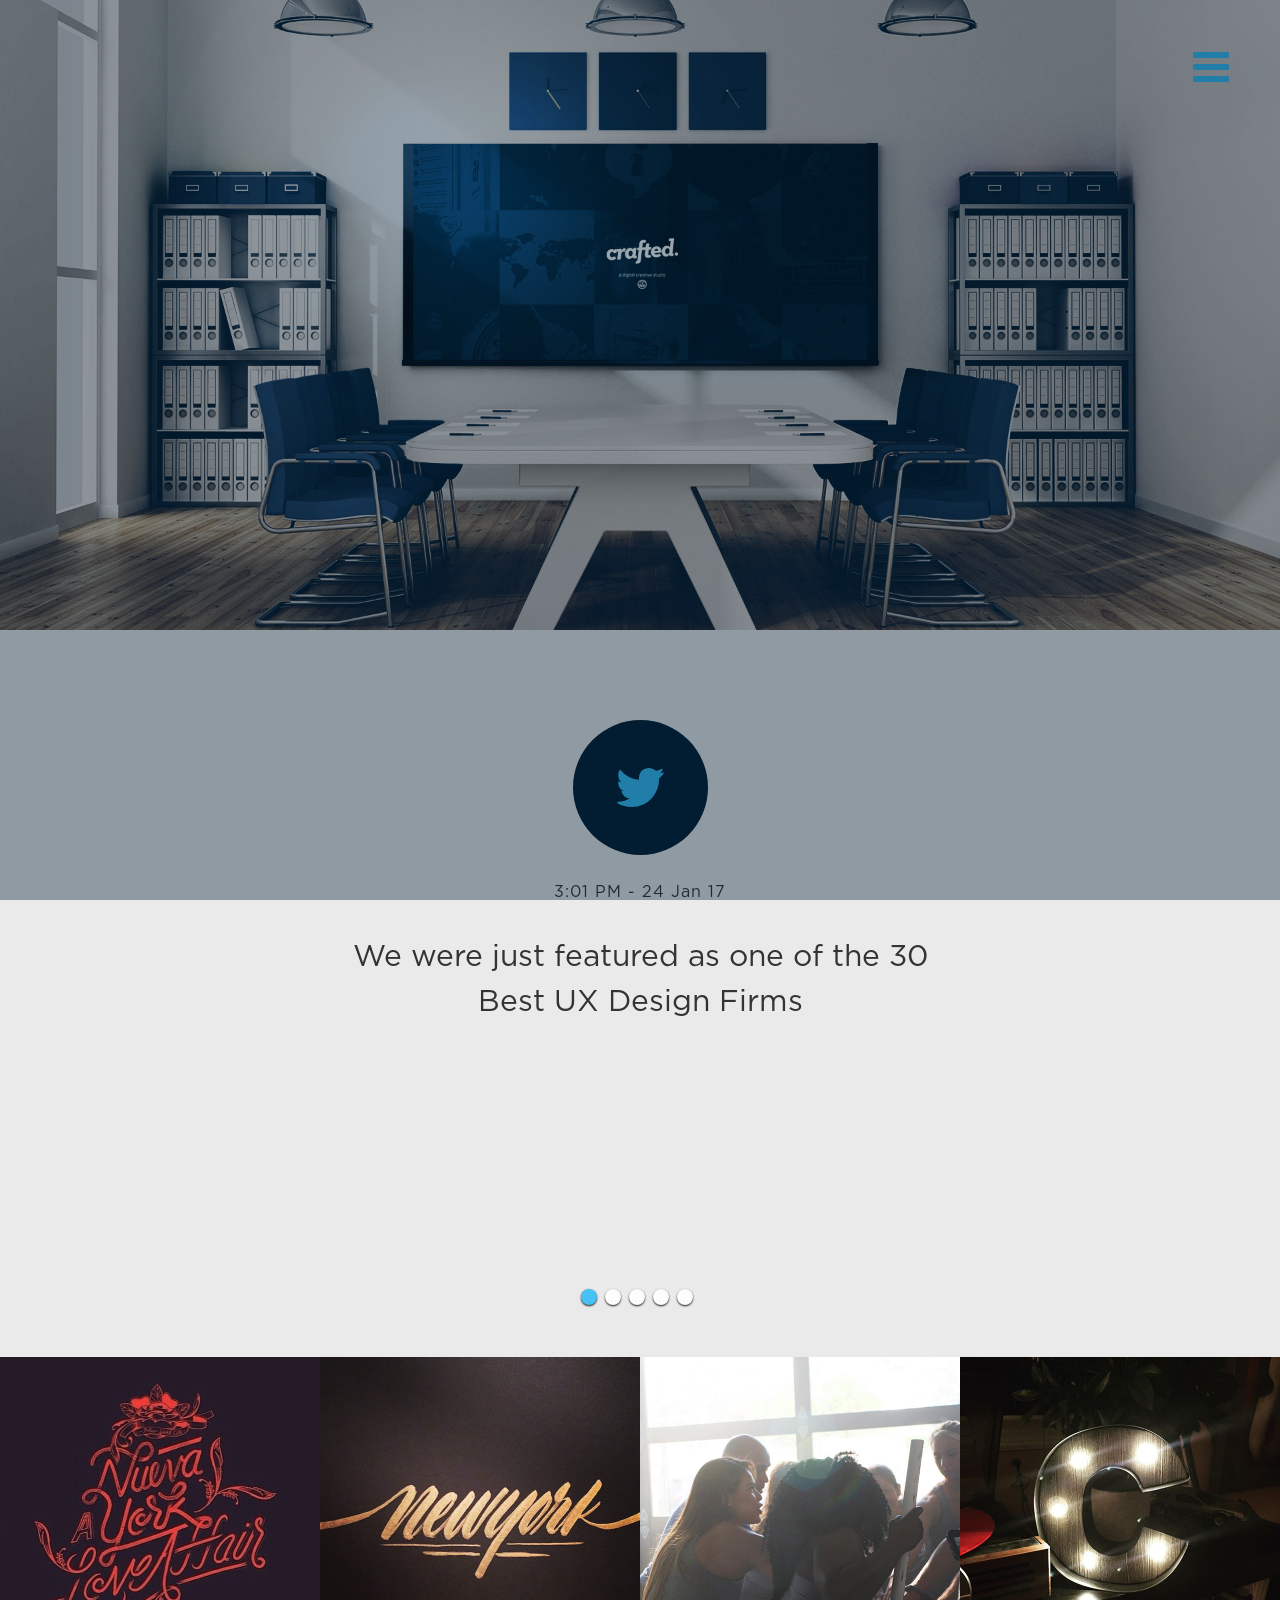
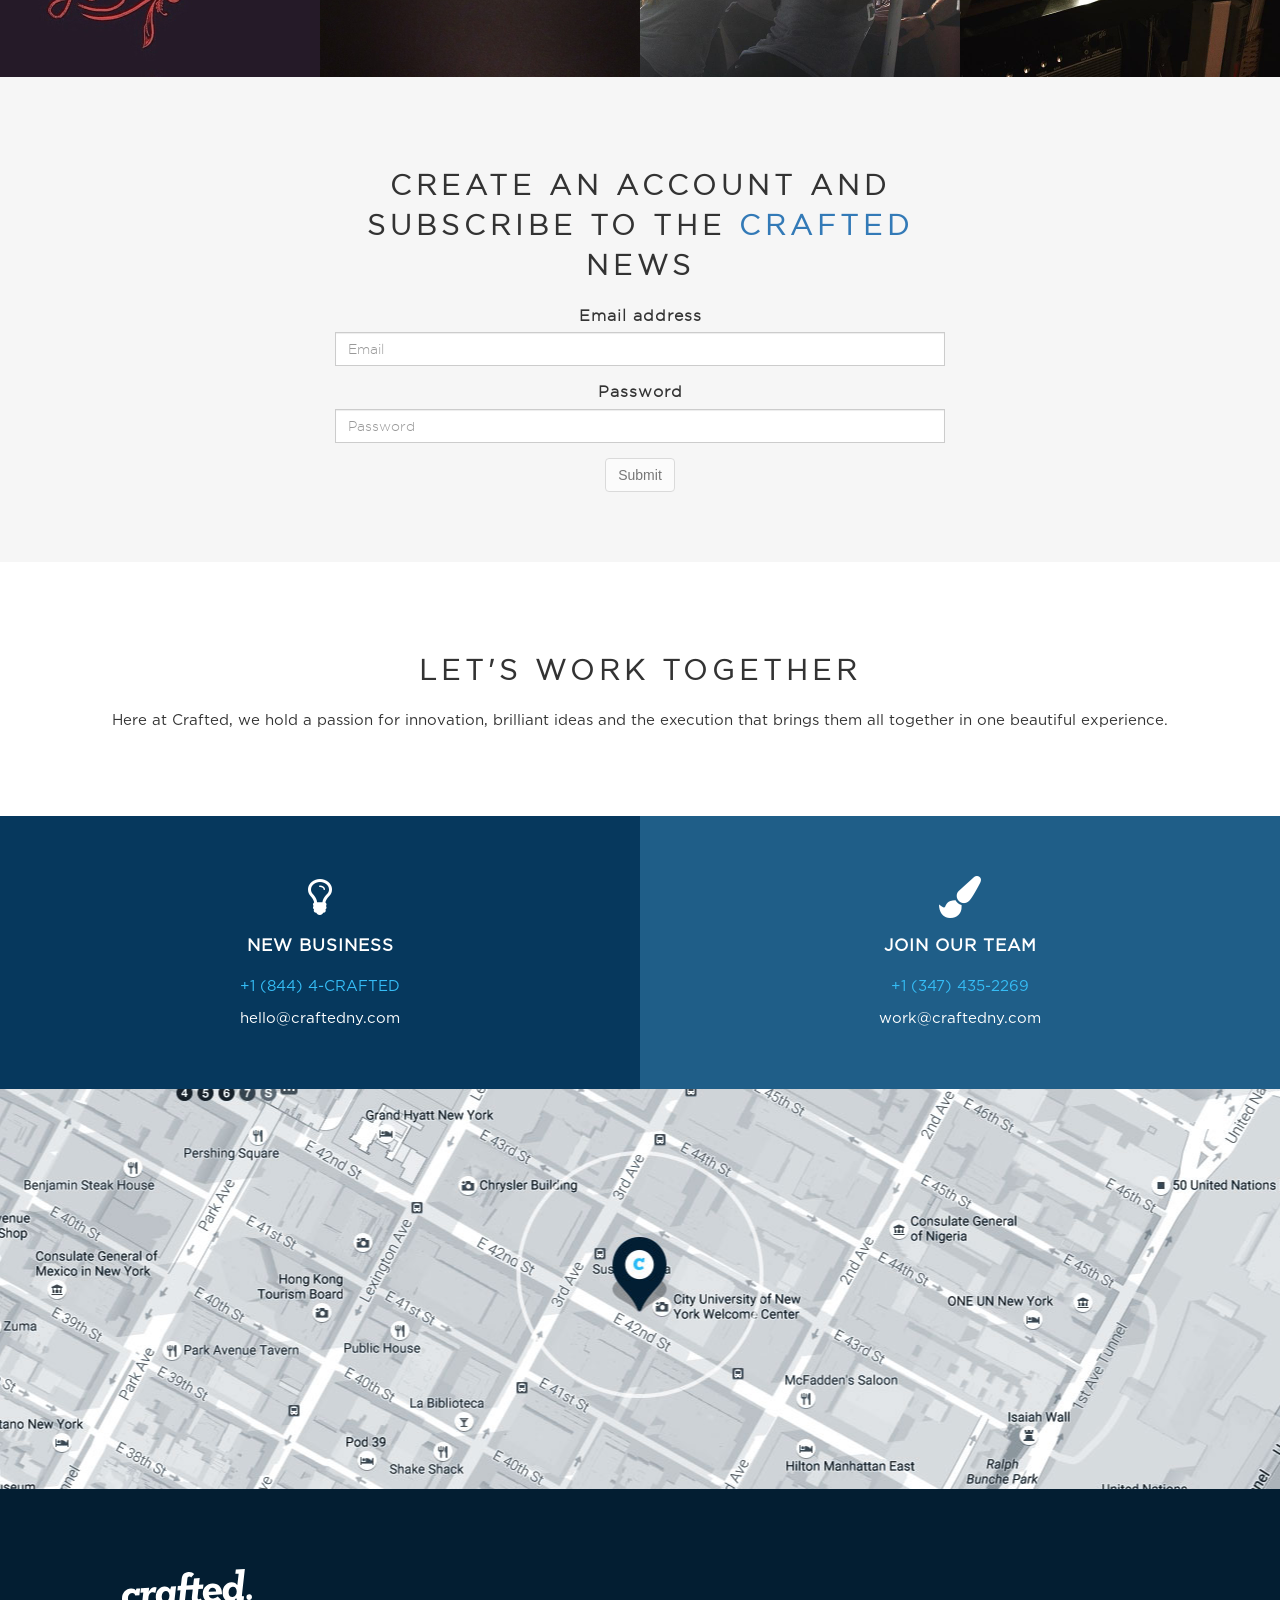
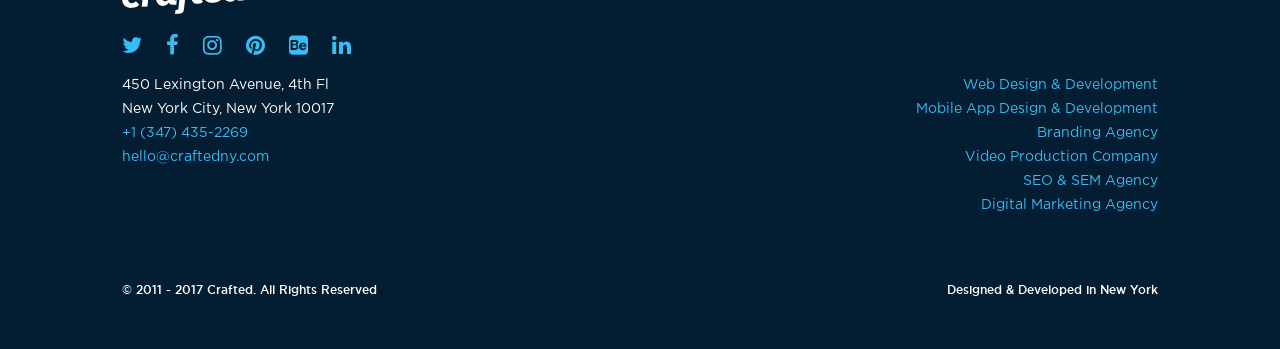
<file: contact.html>
<!DOCTYPE html>
<html lang="en">
  <head>
    <meta charset="utf-8">
    <meta http-equiv="X-UA-Compatible" content="IE=edge">
    <meta name="viewport" content="width=device-width, initial-scale=1">
    <title>crafted</title>
    <link href="css/crafted.css" rel="stylesheet">
    <link rel="shortcut icon" href="./img/favicon.ico?v=2" type="image/x-icon">
    <script src="https://ajax.googleapis.com/ajax/libs/jquery/3.1.0/jquery.min.js"></script>
    <script src="js/crafted.js"></script>
  </head>
  <body>
    <div id="page-preloader">
      <span class="animated-logo wow bounceOut" data-wow-duration="1.2s"></span>
    </div>
    <div>
      <button class="menu-burger">
        <i class="fa fa-bars fa-3x burger-icon" aria-hidden="true"></i>
      </button>
      <button class="menu-burger">
        <i class="fa fa-times fa-3x close-icon" aria-hidden="true"></i>
      </button>
    </div>
    <section class="container-fluid menu">
      <div class="row">
        <div class="col-lg-12 col-md-12 col-sm-12 col-xs-12">
          <ul class="menu-list">
            <li class="menu-item">
              <a alt="web-app-design-development" href="./crafted.html">Home</a>
            </li>
            <li class="menu-item">
              <a alt="website-design-mobile-app-development-agency-nyc-portfolio" href="https://www.craftedny.com/website-design-mobile-app-development-agency-nyc-portfolio/">Work</a>
            </li>
            <li class="menu-item">
              <a alt="digital-marketing-agency-nyc" href="https://www.craftedny.com/digital-marketing-agency-nyc/">Services</a>
            </li>
            <li class="menu-item">
              <a alt="digital-marketing-agency-new-york-city" href="./about.html">About</a>
            </li>
            <li class="menu-item">
              <a alt="digital-marketing-creative-agency-nyc" href="./contact.html">Contact</a>
            </li>
          </ul>
        </div>
      </div>
    </section>
    <section class="container-fluid contact-home">
    </section>
    <section class="container-fluid slider-container">
      <div class="row myrow">
        <div class="col-lg-6 col-lg-offset-3 col-md-6 col-md-offset-3 col-sm-8 col-sm-offset-2 col-xs-12">
          <div class="slider">
            <ul>

            </ul>
          </div>
        </div>
      </div>
    </section>
    <section class="container-fluid insta-photo">
      <div class="row myrow">
        <div class="col-lg-12 col-md-12 col-sm-12 col-xs-12 insta-photo_padding">
          <div class="col-lg-3 col-md-3 col-sm-6 col-sm-offset-0 col-xs-12 col-xs-offset-0 projects-img wow fadeInUp" >
            <img src="./img/11008271_926302490743640_186502589_n.jpg" alt="website-design-agency-nyc-new-york-times">
          </div>
          <div class="col-lg-3 col-md-3 col-sm-6 col-sm-offset-0 col-xs-12 col-xs-offset-0 projects-img wow fadeInUp" data-wow-delay="0.1s">
            <img src="./img/10549918_409240315916397_148269305_n.jpg" alt="website-design-agency-nyc-new-york-times">
          </div>
          <div class="col-lg-3 col-md-3 col-sm-6 col-sm-offset-0 col-xs-12 col-xs-offset-0 projects-img wow fadeInUp" data-wow-delay="0.2s">
            <img src="./img/13381061_1628062424188028_755214603_n.jpg" alt="website-design-agency-nyc-new-york-times">
          </div>             
          <div class="col-lg-3 col-md-3 col-sm-6 col-sm-offset-0 col-xs-12 col-xs-offset-0 projects-img wow fadeInUp" data-wow-delay="0.1s">
            <img src="./img/14540579_1164268126977161_544792047169568768_n.jpg" alt="website-design-agency-nyc-new-york-times">
          </div>
        </div>            
      </div>
    </section>


    <section class="container-fluid subscribe">
      <div class="row myrow">
        <div class="col-lg-6 col-lg-offset-3 col-md-6 col-md-offset-3 col-sm-8 col-sm-offset-2 col-xs-8 col-xs-offset-2">
          <h1>create an account and Subscribe to the <a href="./crafted.html">CRAFTED</a> News</h1>
          <form>
            <div class="form-group">
              <label for="exampleInputEmail1">Email address</label>
              <input type="email" class="form-control" id="email1" placeholder="Email">
            </div>
            <div class="form-group">
              <label for="exampleInputPassword1">Password</label>
              <input type="text" class="form-control" id="pass1" placeholder="Password">
            </div>
            <button type="submit" class="btn btn-default" disabled>Submit</button>
          </form>
        <!-- Modal -->
          <div class="modal fade" id="myModal" tabindex="-1" role="dialog" aria-labelledby="myModalLabel">
            <div class="modal-dialog" role="document">
              <div class="modal-content">
                <div class="modal-header">
                  <button type="button" class="close" data-dismiss="modal" aria-label="Close">
                    <span aria-hidden="true">&times;</span>
                  </button>
                  <h4 class="modal-title" id="myModalLabel">Creating your account:</h4>
                </div>
                <div class="modal-body" id="send-res">
                </div>
                <div class="modal-footer">
                  <button type="button" class="btn btn-default" data-dismiss="modal">Close</button>
                </div>
              </div>
            </div>
          </div>
      </div>
    </section>


    <section class="container-fluid work-together">
      <div class="row myrow">
        <div class="col-lg-12 col-md-12 col-sm-12 col-xs-12">
          <h1>Let's Work Together</h1>
          <p>Here at Crafted, we hold a passion for innovation, brilliant ideas and the execution that brings them all together in one beautiful experience.</p>
      </div>
    </section>
    <section class="container-fluid contact">
      <div class="row">
        <div class="col-lg-6 col-md-6 col-sm-12 col-xs-12 contact_padding wow fadeIn">
          <div class="for-business">
            <i class="fa fa-lightbulb-o fa-3x" aria-hidden="true"></i>
            <h3>New Business</h3>
            <a href="tel://18444272383">+1 (844) 4-CRAFTED</a>
            <a class="email-contact" href="mailto:hello@craftedny.com?subject=Let's Work Together">hello@craftedny.com</a>
          </div>
        </div>
        <div class="col-lg-6 col-md-6 col-sm-12 col-xs-12 contact_padding wow fadeIn">
          <div class="for-team">
            <i class="fa fa-paint-brush fa-3x" aria-hidden="true"></i>
            <h3>Join Our Team</h3>
            <a href="tel://13474352269">+1 (347) 435-2269</a>
            <a class="email-contact" href="mailto:work@craftedny.com?subject=Work at Crafted">work@craftedny.com</a>
          </div>
        </div>
        <div class="col-lg-12 col-md-12 col-sm-12 col-xs-12 contact_padding">
          <a href="https://www.google.com/maps/place/Crafted/@40.7507837,-73.9736995,15z/data=!4m5!3m4!1s0x0:0x3561faf1a5bf212!8m2!3d40.7507837!4d-73.9736995" target="_blank">
            <div class="map"></div>
          </a>
        </div>
      </div>
    </section>
    <footer class="container-fluid">
      <div class="row">
        <div class="col-lg-10 col-lg-offset-1 col-md-10 col-md-offset-1 col-sm-10 col-sm-offset-1 col-xs-12">
          <div class="row">
            <div class="col-lg-12 col-md-12 col-sm-12 col-xs-12">
              <a href="#">
                <img alt="web-app-design-development" src="./img/crafted_logo.svg" class="footer-logo">
              </a>
            </div>
          </div> 
          <div class="row">
            <div class="col-lg-12 col-md-12 col-sm-12 col-xs-12 social-links">
              <a alt="web-app-design-development" href="http://www.twitter.com/craftedny" target="_blank">
                <i class="fa fa-twitter fa-2x"></i>
              </a>
              <a alt="web-app-design-development" href="https://www.facebook.com/craftedny" target="_blank">
                <i class="fa fa-facebook fa-2x"></i>
              </a>
              <a alt="web-app-design-development" href="http://www.instagram.com/craftedny" target="_blank">
                <i class="fa fa-instagram fa-2x"></i>
              </a>
              <a alt="web-app-design-development" href="https://www.pinterest.com/craftedny/" target="_blank">
                <i class="fa fa-pinterest fa-2x"></i>
              </a>
              <a alt="web-app-design-development" href="https://www.behance.net/crafted_ny" target="_blank">
                <i class="fa fa-behance-square fa-2x"></i>
              </a>
              <a alt="web-app-design-development" href="https://www.linkedin.com/company/crafted-ny" target="_blank">
                <i class="fa fa-linkedin fa-2x"></i>
              </a>
            </div>
          </div> 
          <div class="row">
            <div class="col-lg-6 col-md-6 col-sm-6 col-xs-12">
              <ul>
                <li>450 Lexington Avenue, 4th Fl</li>
                <li>New York City, New York 10017</li>
                <li><a href="tel://347-435-2269">+1 (347) 435-2269</a></li>
                <li><a href="mailto:hello@craftedny.com?subject=Let's Work Together">hello@craftedny.com</a></li>
              </ul>
            </div>
            <div class="col-lg-6 col-md-6 col-sm-6 col-xs-12 footer-col-right">
              <ul>
                <li>
                  <a alt="website-design-and-development-agency-new-york-city" href="/website-design-and-development-agency-new-york-city/">Web Design &amp; Development</a>
                </li>
                <li>
                  <a alt="mobile-app-design-development-nyc" href="/mobile-app-design-development-nyc">Mobile App Design &amp; Development</a>
                </li>
                <li>
                  <a alt="branding-agency-new-york-city" href="/branding-agency-new-york-city/">Branding Agency</a>
                </li>
                <li>
                  <a alt="video-production-company-new-york-city" href="/video-production-company-new-york-city/">Video Production Company</a>
                </li>
                <li>
                  <a alt="seo-agency-company-nyc" href="/seo-agency-company-nyc">SEO &amp; SEM Agency</a>
                </li>
                <li>
                  <a alt="digital-marketing-agency-nyc" href="/digital-marketing-agency-nyc">Digital Marketing Agency</a>
                </li>
              </ul>
            </div>
          </div>
          <div class="row">
            <div class="col-lg-6 col-md-6 col-sm-6 col-xs-12">
              <p>© 2011 - 2017 Crafted. All Rights Reserved</p>
            </div>
            <div class="col-lg-6 col-md-6 col-sm-6 col-xs-12 footer-col-right">
              <p>Designed & Developed in New York</p>
            </div>
          </div>
        </div>
      </div>
    </footer>

    <!-- jQuery (necessary for Bootstrap's JavaScript plugins) -->
    <script src="https://ajax.googleapis.com/ajax/libs/jquery/1.12.4/jquery.min.js"></script>
    <!-- Include all compiled plugins (below), or include individual files as needed -->
    <script type="text/javascript" src="js/bootstrap.min.js"></script>
    <script type="text/javascript" src="js/wow.min.js"></script>

  </body>
</html>
</file>
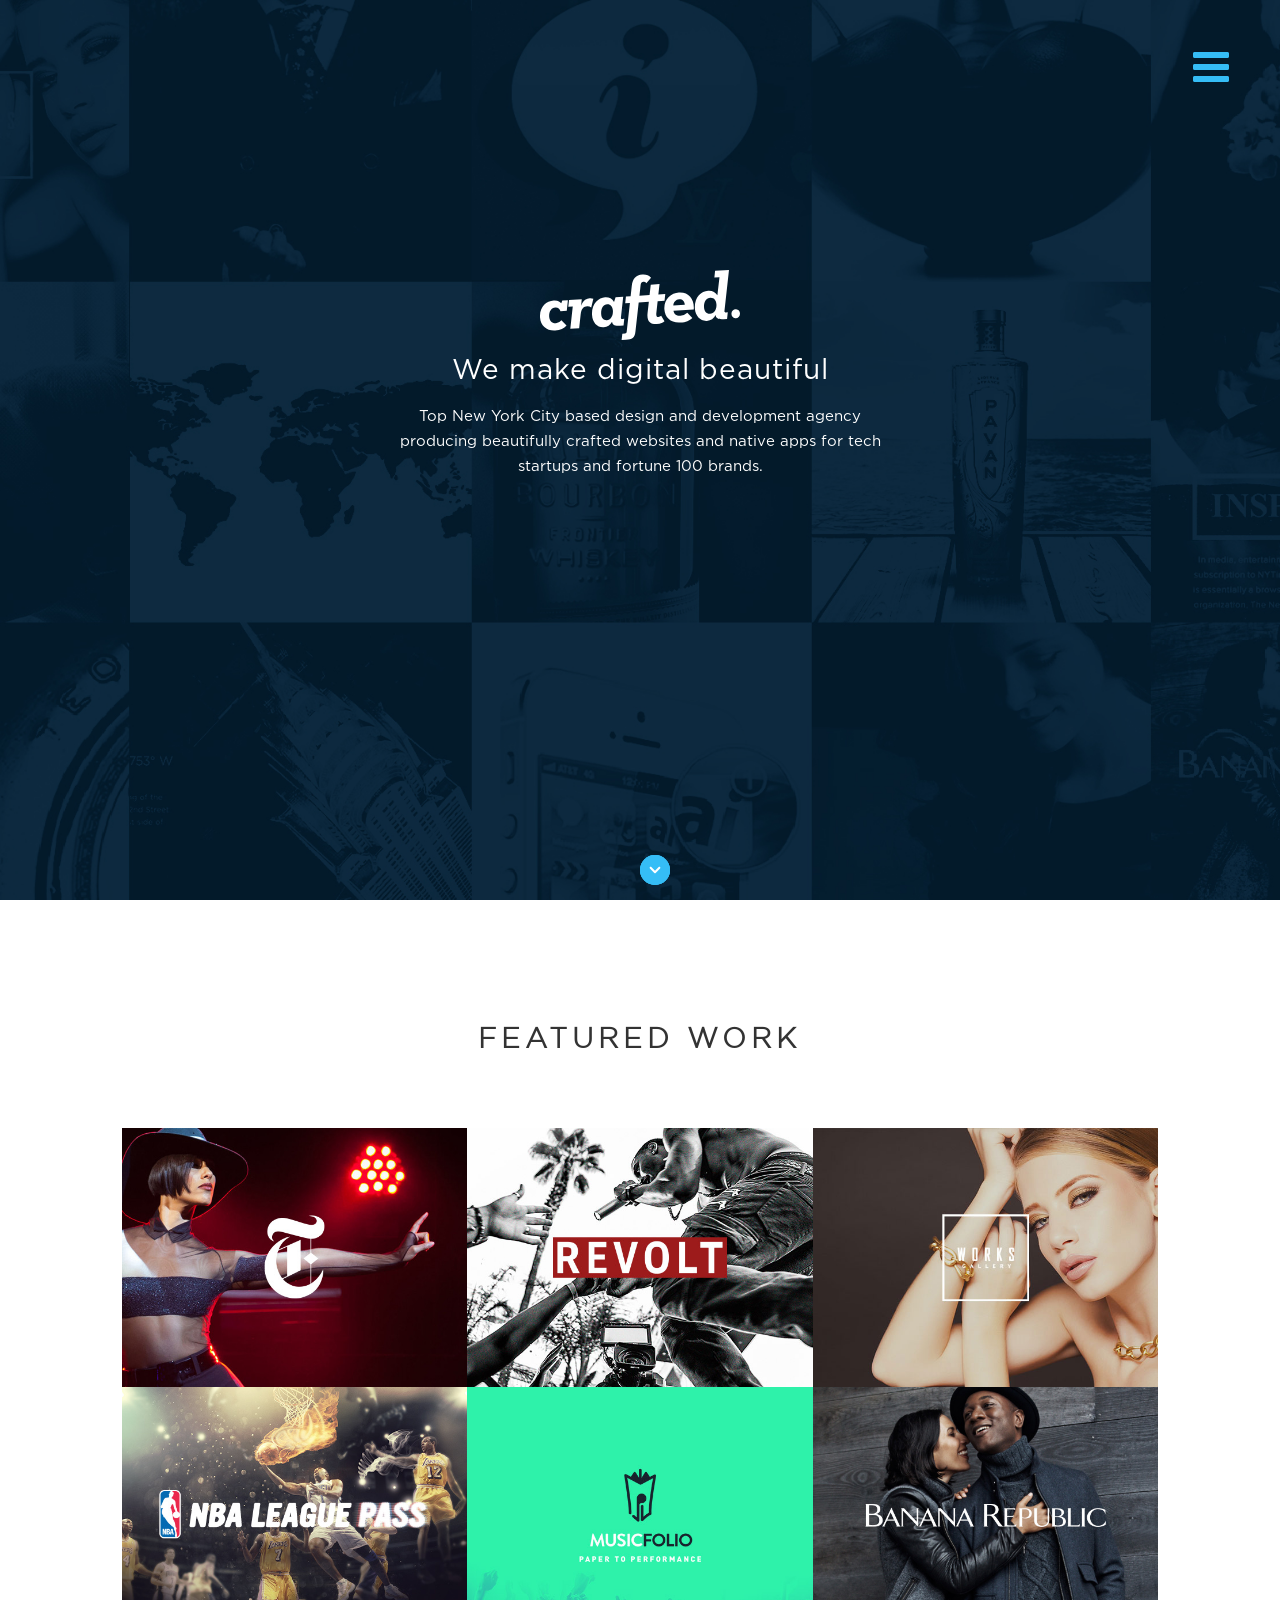
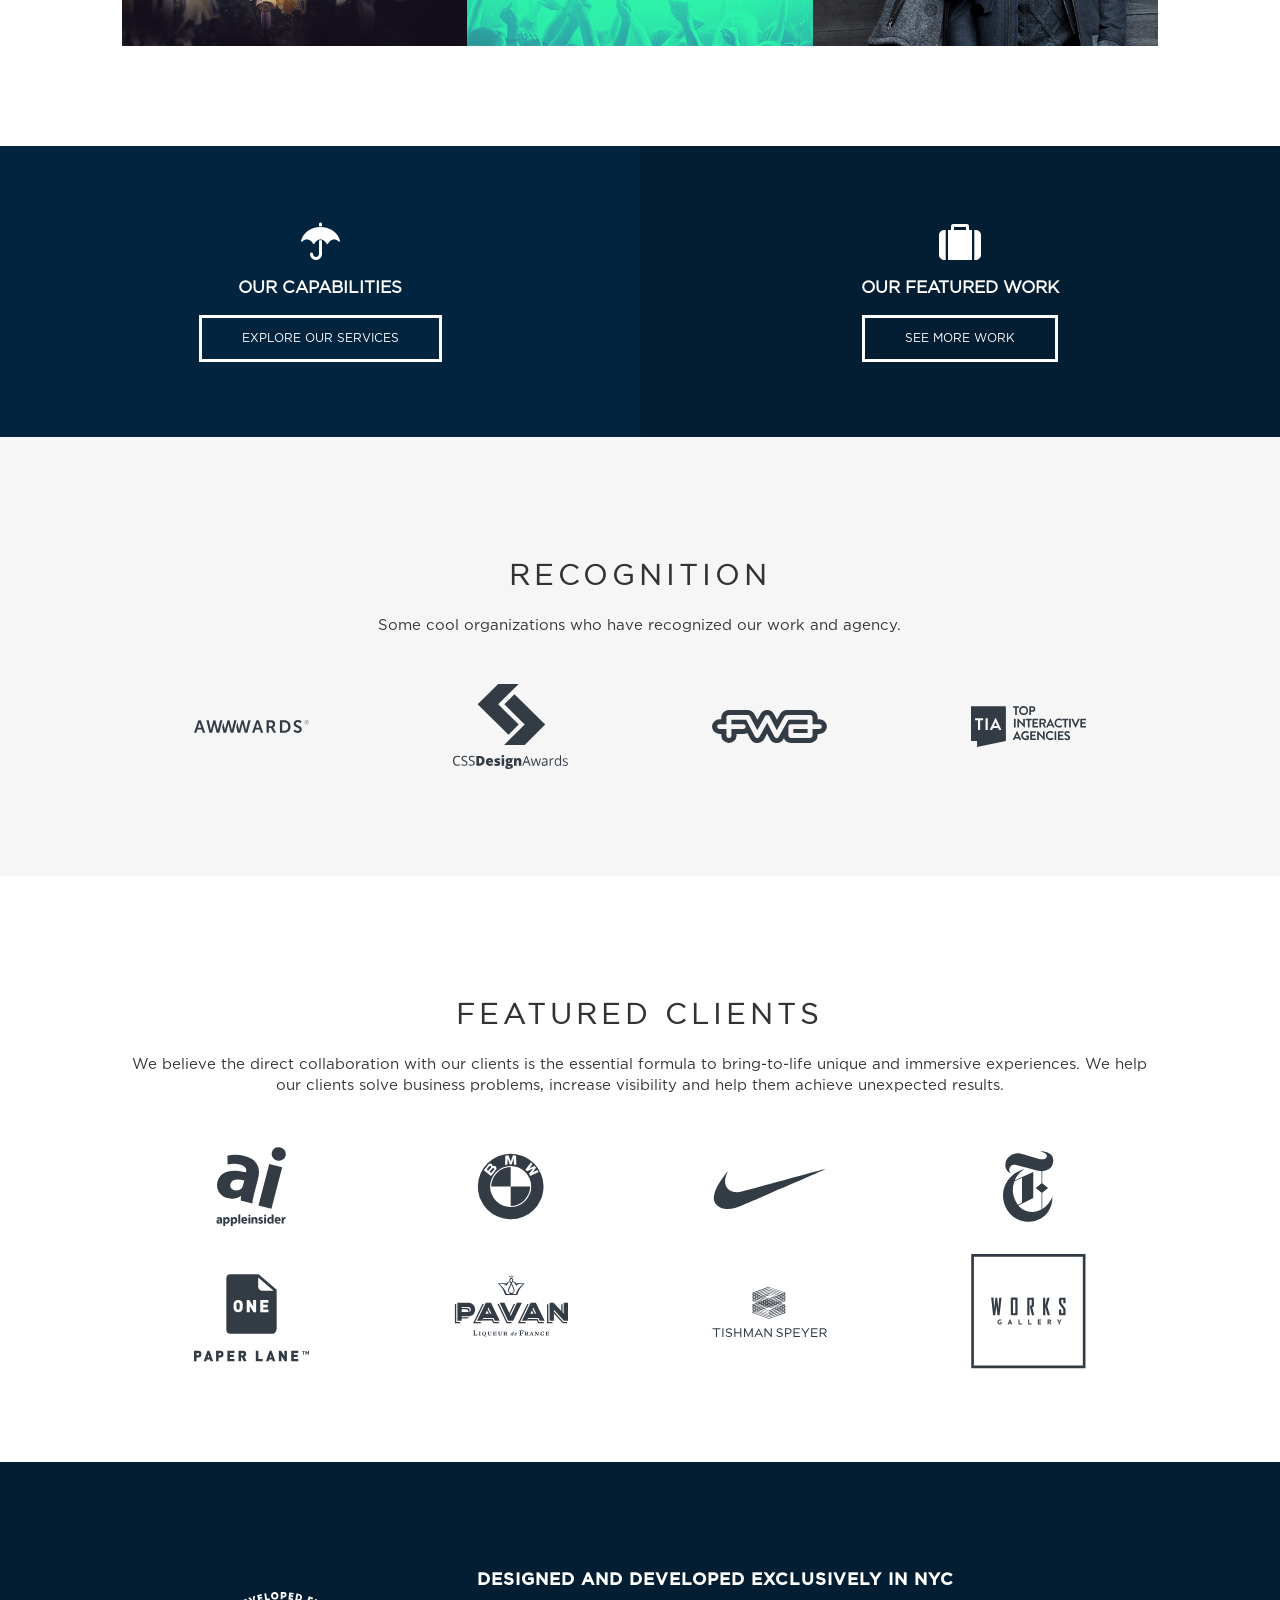
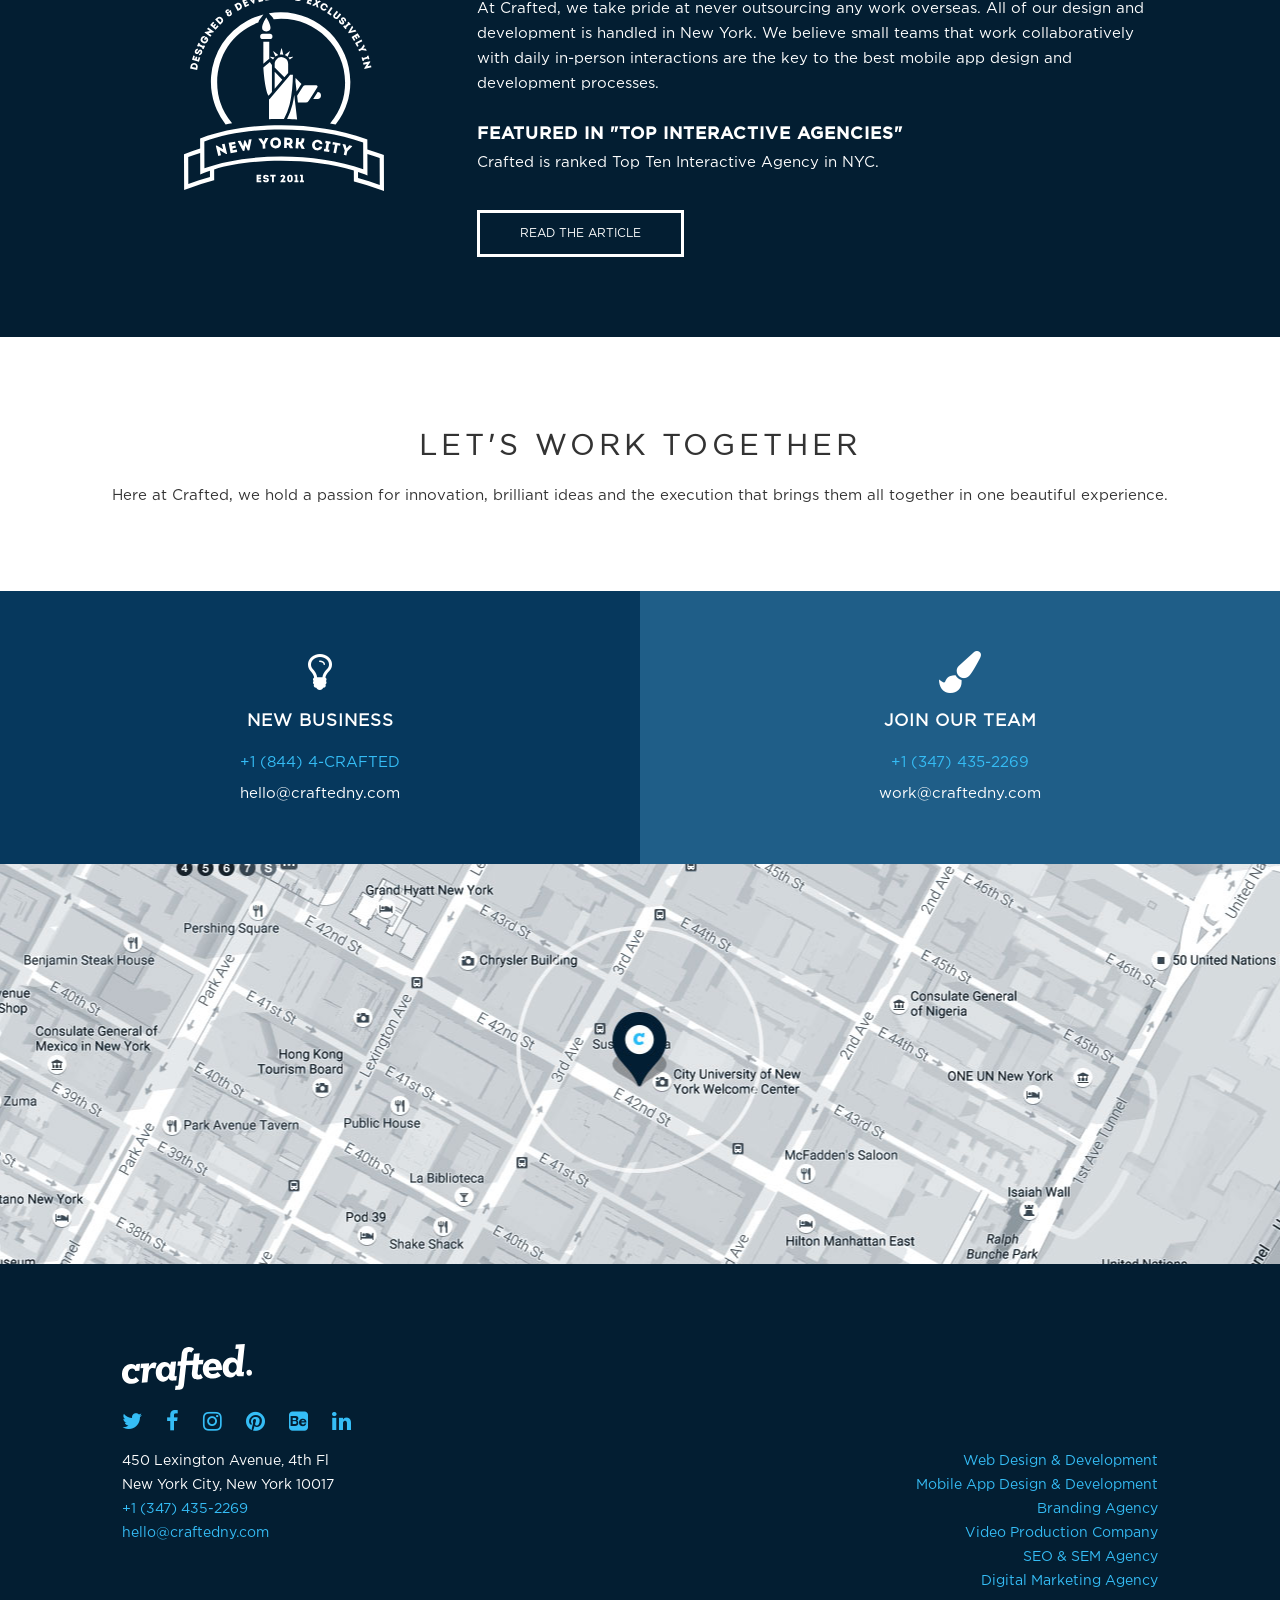
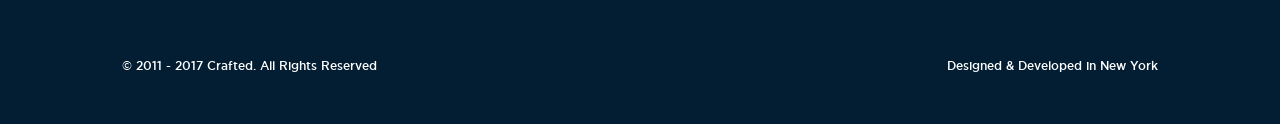
<file: crafted.html>
<!DOCTYPE html>
<html lang="en">
  <head>
    <meta charset="utf-8">
    <meta http-equiv="X-UA-Compatible" content="IE=edge">
    <meta name="viewport" content="width=device-width, initial-scale=1">
    <title>crafted</title>
    <link href="css/crafted.css" rel="stylesheet">
    <link rel="shortcut icon" href="./img/favicon.ico?v=2" type="image/x-icon">
    <script src="https://ajax.googleapis.com/ajax/libs/jquery/3.1.0/jquery.min.js"></script>
    <script src="js/crafted.js"></script>
  </head>
  <body>
    <div id="page-preloader">
      <span class="animated-logo wow bounceOut" data-wow-duration="1.2s"></span>
    </div>
    <div>
      <button class="menu-burger">
        <i class="fa fa-bars fa-3x burger-icon" aria-hidden="true"></i>
      </button>
      <button class="menu-burger">
        <i class="fa fa-times fa-3x close-icon" aria-hidden="true"></i>
      </button>
    </div>
    <section class="container-fluid menu">
      <div class="row">
        <div class="col-lg-12 col-md-12 col-sm-12 col-xs-12">
          <ul class="menu-list">
            <li class="menu-item">
              <a alt="web-app-design-development" href="./crafted.html">Home</a>
            </li>
            <li class="menu-item">
              <a alt="website-design-mobile-app-development-agency-nyc-portfolio" href="https://www.craftedny.com/website-design-mobile-app-development-agency-nyc-portfolio/">Work</a>
            </li>
            <li class="menu-item">
              <a alt="digital-marketing-agency-nyc" href="https://www.craftedny.com/digital-marketing-agency-nyc/">Services</a>
            </li>
            <li class="menu-item">
              <a alt="digital-marketing-agency-new-york-city" href="./about.html">About</a>
            </li>
            <li class="menu-item">
              <a alt="digital-marketing-creative-agency-nyc" href="./contact.html">Contact</a>
            </li>
          </ul>
        </div>
      </div>
    </section>
    <section class="container-fluid ">
      <div class="row">
        <div class="col-lg-12 col-md-12 col-sm-12 col-xs-12 home">
          <div class="home-page-content">
            <a href="./crafted.html">
              <img src="./img/crafted_logo.svg" alt="web-app-design-development" class="main-logo wow fadeInUp" data-wow-delay="1.1s">
            </a>
            <h1>We make digital beautiful</h1>
            <p>Top New York City based design and development agency producing beautifully crafted websites and native apps for tech startups and fortune 100 brands.</p>
          </div>
          <div class="animated-button">
            <span class="animation-for-btn1"></span>
            <span class="animation-for-btn2"></span>
            <a href="#projects"> 
            </a>
          </div>
        </div>
      </div>
    </section>
    <section class="container-fluid projects">
      <div class="row">
        <div class="col-lg-10 col-lg-offset-1 col-md-10 col-md-offset-1 col-sm-10 col-sm-offset-1 col-xs-12">
          <div class="col-lg-12 col-md-12 col-sm-12 col-xs-12 projects-title wow fadeInUp">
            <h1>Featured Work</h1>
          </div>
          <div class="col-lg-4 col-md-4 col-sm-6 col-sm-offset-0 col-xs-10 col-xs-offset-1 projects-img wow fadeInUp" >
            <a href="https://www.craftedny.com/website-design-agency-nyc-new-york-times/">
              <img src="./img/nytimes_thumb.jpg" alt="website-design-agency-nyc-new-york-times">
            </a>
          </div>
          <div class="col-lg-4 col-md-4 col-sm-6 col-sm-offset-0 col-xs-10 col-xs-offset-1 projects-img wow fadeInUp" data-wow-delay="0.1s">
            <a href="https://www.craftedny.com/responsive-ux-ui-design-nyc-revolt/">
              <img src="./img/revolt_thumb.jpg" alt="website-design-agency-nyc-new-york-times">
            </a>
          </div>
          <div class="col-lg-4 col-md-4 col-sm-6 col-sm-offset-0 col-xs-10 col-xs-offset-1 projects-img wow fadeInUp" data-wow-delay="0.2s">
            <a href="https://www.craftedny.com/ecommerce-shopping-cart-website-design-agency-nyc-works-gallery/">
              <img src="./img/wg_thumb.jpg" alt="website-design-agency-nyc-new-york-times">
            </a>
          </div>             
          <div class="col-lg-4 col-md-4 col-sm-6 col-sm-offset-0 col-xs-10 col-xs-offset-1 projects-img wow fadeInUp" data-wow-delay="0.1s">
            <a href="https://www.craftedny.com/creative-design-agency-nyc-nba-league-pass/">
              <img src="./img/nba_thumb.jpg" alt="website-design-agency-nyc-new-york-times">
            </a>
          </div>
          <div class="col-lg-4 col-md-4 col-sm-6 col-sm-offset-0 col-xs-10 col-xs-offset-1 projects-img wow fadeInUp" data-wow-delay="0.2s">
            <a href="https://www.craftedny.com/app-design-development-agency-nyc-musicfolio/">
              <img src="./img/mf_thumb.jpg" alt="website-design-agency-nyc-new-york-times">
            </a>
          </div>
          <div class="col-lg-4 col-md-4 col-sm-6 col-sm-offset-0 col-xs-10 col-xs-offset-1 projects-img wow fadeInUp" data-wow-delay="0.3s">
            <a href="https://www.craftedny.com/website-design-agency-nyc-portfolio-banana-republic/">
              <img src="./img/br_thumb.jpg" alt="website-design-agency-nyc-new-york-times">
            </a>
          </div> 
        </div>            
      </div>
    </section>
    <section class="container-fluid see-all-work">
      <div class="row">
        <div class="col-lg-6 col-md-6 col-sm-12 col-xs-12 see-all-work_padding wow fadeIn" data-wow-delay="0.2s">
          <div class="services">
            <i class="fa fa-umbrella fa-3x" aria-hidden="true"></i>
            <h2>Our Capabilities</h2>
            <a href="#" alt="website-design-mobile-app-development-agency-nyc" class="see-more-button">Explore OUR SERVICES</a>
          </div>
        </div>
        <div class="col-lg-6 col-md-6 col-sm-12 col-xs-12 see-all-work_padding wow fadeIn" data-wow-delay="0.2s">
          <div class="works">
            <i class="fa fa-suitcase fa-3x" aria-hidden="true"></i>
            <h2>Our Featured WORK</h2>
            <a href="#" alt="website-design-mobile-app-development-agency-nyc" class="see-more-button">See more work</a>
          </div>
        </div>
      </div>
    </section>
    <section class="container-fluid recognition wow slideInUp">
      <div class="row myrow">
        <div class="col-lg-10 col-lg-offset-1 col-md-10 col-md-offset-1 col-sm-12 col-xs-12">
          <div class="recognition-title">
            <h1>Recognition</h1>
            <p>Some cool organizations who have recognized our work and agency.</p>
          </div>
          <div class="col-lg-3 col-md-3 col-sm-6 col-xs-6 client-logo">
            <a href="http://www.awwwards.com/crafted/" target="_blank" alt="AWWWards">
              <div class="icon-box">
                <img src="./img/awwwards.svg">
              </div>
            </a>
          </div>
          <div class="col-lg-3 col-md-3 col-sm-6 col-xs-6 client-logo">
            <a href="http://www.cssdesignawards.com/sites/ny-times-corporate-subscriptions/26078/" target="_blank" alt="CSS Design Awards">
              <div class="icon-box">
                <img src="./img/css.svg">
              </div>
            </a>
          </div>
          <div class="col-lg-3 col-md-3 col-sm-6 col-xs-6 client-logo">
            <a href="http://www.thefwa.com/" target="_blank" alt="Favourite Website Awards">
              <div class="icon-box">
                <img src="./img/fwa.svg" class="cap_svg">
              </div>
            </a>
          </div>
          <div class="col-lg-3 col-md-3 col-sm-6 col-xs-6 client-logo">
            <a href="http://www.topinteractiveagencies.com/digital/agency/north-america/united-states/crafted/" target="_blank" alt="Top Interactive Agencies in NYC">
              <div class="icon-box">
                <img src="./img/tia.svg" class="cap_svg">
              </div>
            </a>
          </div>
        </div>
      </div>
    </section>
    <section class="container-fluid clients">
      <div class="row myrow">
        <div class="col-lg-10 col-lg-offset-1 col-md-10 col-md-offset-1 col-sm-10 col-sm-offset-1 col-xs-12">
          <div class="recognition-title wow slideInUp">
            <h1>Featured Clients</h1>
            <p>We believe the direct collaboration with our clients is the essential formula to bring-to-life unique and immersive experiences. We help our clients solve business problems, increase visibility and help them achieve unexpected results.</p>
          </div>
          <div class="col-lg-3 col-md-3 col-sm-6 col-xs-6 client-logo">
            <div class="icon-box wow slideInUp" data-wow-delay="0.1s">
              <img src="./img/appleinsider-logo.svg">
            </div>
          </div>
          <div class="col-lg-3 col-md-3 col-sm-6 col-xs-6 client-logo">
            <div class="icon-box wow slideInUp" data-wow-delay="0.2s">
              <img src="./img/bmw-logo.svg">
            </div>
          </div>
          <div class="col-lg-3 col-md-3 col-sm-6 col-xs-6 client-logo">
            <div class="icon-box wow slideInUp" data-wow-delay="0.3s">
              <img src="./img/nike-logo.svg">
            </div>
          </div>
          <div class="col-lg-3 col-md-3 col-sm-6 col-xs-6 client-logo">
            <div class="icon-box wow slideInUp" data-wow-delay="0.4s">
              <img src="./img/ny-times-logo.svg">
            </div>
          </div>
          <div class="col-lg-3 col-md-3 col-sm-6 col-xs-6 client-logo">
            <div class="icon-box wow slideInUp" data-wow-delay="0.1s">
              <img src="./img/one-paper-lane-logo.svg">
            </div>
          </div>
          <div class="col-lg-3 col-md-3 col-sm-6 col-xs-6 client-logo">
            <div class="icon-box wow slideInUp" data-wow-delay="0.2s">
              <img src="./img/pavan-liqueur-logo.svg">
            </div>
          </div>
          <div class="col-lg-3 col-md-3 col-sm-6 col-xs-6 client-logo">
            <div class="icon-box wow slideInUp" data-wow-delay="0.3s">
              <img src="./img/tishman-speyer-logo.svg">
            </div>
          </div>
          <div class="col-lg-3 col-md-3 col-sm-6 col-xs-6 client-logo">
            <div class="icon-box wow slideInUp" data-wow-delay="0.4s">
              <img src="./img/works-gallery-logo.svg">
            </div>
          </div>
        </div>
      </div>
    </section>
    <section class="container-fluid designed-developed-nyc">
      <div class="row myrow">
        <div class="col-lg-10 col-lg-offset-1 col-md-10 col-md-offset-1 col-sm-12 col-xs-12">
          <div class="row">
            <div class="col-lg-4 col-md-4 col-sm-12 col-xs-12">
              <span class="img-background wow fadeInUp"></span>
            </div>
            <div class="col-lg-8 col-md-8 col-sm-12 col-xs-12 wow fadeInUp" data-wow-delay="0.2s">
              <h2>Designed and Developed Exclusively in NYC</h2>
              <p>At Crafted, we take pride at never outsourcing any work overseas. All of our design and development is handled in New York. We believe small teams that work collaboratively with daily in-person interactions are the key to the best mobile app design and development processes.</p>
              <h2>Featured in "Top Interactive Agencies"</h2>
              <p>Crafted is ranked Top Ten Interactive Agency in NYC.</p>
              <a alt="Featured in Top Interactive Agency in NYC" href="http://www.topinteractiveagencies.com/digital/agency/articles/be-founders-lead-team-new-york-digital-agency/">Read The Article</a>
            </div>
          </div>
        </div>
      </div>
    </section>
    <section class="container-fluid work-together">
      <div class="row myrow">
        <div class="col-lg-12 col-md-12 col-sm-12 col-xs-12">
          <h1>Let's Work Together</h1>
          <p>Here at Crafted, we hold a passion for innovation, brilliant ideas and the execution that brings them all together in one beautiful experience.</p>
      </div>
    </section>
    <section class="container-fluid contact">
      <div class="row">
        <div class="col-lg-6 col-md-6 col-sm-12 col-xs-12 contact_padding wow fadeIn">
          <div class="for-business">
            <i class="fa fa-lightbulb-o fa-3x" aria-hidden="true"></i>
            <h3>New Business</h3>
            <a href="tel://18444272383">+1 (844) 4-CRAFTED</a>
            <a class="email-contact" href="mailto:hello@craftedny.com?subject=Let's Work Together">hello@craftedny.com</a>
          </div>
        </div>
        <div class="col-lg-6 col-md-6 col-sm-12 col-xs-12 contact_padding wow fadeIn">
          <div class="for-team">
            <i class="fa fa-paint-brush fa-3x" aria-hidden="true"></i>
            <h3>Join Our Team</h3>
            <a href="tel://13474352269">+1 (347) 435-2269</a>
            <a class="email-contact" href="mailto:work@craftedny.com?subject=Work at Crafted">work@craftedny.com</a>
          </div>
        </div>
        <div class="col-lg-12 col-md-12 col-sm-12 col-xs-12 contact_padding">
          <a href="https://www.google.com/maps/place/Crafted/@40.7507837,-73.9736995,15z/data=!4m5!3m4!1s0x0:0x3561faf1a5bf212!8m2!3d40.7507837!4d-73.9736995" target="_blank">
            <div class="map"></div>
          </a>
        </div>
      </div>
    </section>
    <footer class="container-fluid">
      <div class="row">
        <div class="col-lg-10 col-lg-offset-1 col-md-10 col-md-offset-1 col-sm-10 col-sm-offset-1 col-xs-12">
          <div class="row">
            <div class="col-lg-12 col-md-12 col-sm-12 col-xs-12">
              <a href="#">
                <img alt="web-app-design-development" src="./img/crafted_logo.svg" class="footer-logo">
              </a>
            </div>
          </div> 
          <div class="row">
            <div class="col-lg-12 col-md-12 col-sm-12 col-xs-12 social-links">
              <a alt="web-app-design-development" href="http://www.twitter.com/craftedny" target="_blank">
                <i class="fa fa-twitter fa-2x"></i>
              </a>
              <a alt="web-app-design-development" href="https://www.facebook.com/craftedny" target="_blank">
                <i class="fa fa-facebook fa-2x"></i>
              </a>
              <a alt="web-app-design-development" href="http://www.instagram.com/craftedny" target="_blank">
                <i class="fa fa-instagram fa-2x"></i>
              </a>
              <a alt="web-app-design-development" href="https://www.pinterest.com/craftedny/" target="_blank">
                <i class="fa fa-pinterest fa-2x"></i>
              </a>
              <a alt="web-app-design-development" href="https://www.behance.net/crafted_ny" target="_blank">
                <i class="fa fa-behance-square fa-2x"></i>
              </a>
              <a alt="web-app-design-development" href="https://www.linkedin.com/company/crafted-ny" target="_blank">
                <i class="fa fa-linkedin fa-2x"></i>
              </a>
            </div>
          </div> 
          <div class="row">
            <div class="col-lg-6 col-md-6 col-sm-6 col-xs-12">
              <ul>
                <li>450 Lexington Avenue, 4th Fl</li>
                <li>New York City, New York 10017</li>
                <li><a href="tel://347-435-2269">+1 (347) 435-2269</a></li>
                <li><a href="mailto:hello@craftedny.com?subject=Let's Work Together">hello@craftedny.com</a></li>
              </ul>
            </div>
            <div class="col-lg-6 col-md-6 col-sm-6 col-xs-12 footer-col-right">
              <ul>
                <li>
                  <a alt="website-design-and-development-agency-new-york-city" href="/website-design-and-development-agency-new-york-city/">Web Design &amp; Development</a>
                </li>
                <li>
                  <a alt="mobile-app-design-development-nyc" href="/mobile-app-design-development-nyc">Mobile App Design &amp; Development</a>
                </li>
                <li>
                  <a alt="branding-agency-new-york-city" href="/branding-agency-new-york-city/">Branding Agency</a>
                </li>
                <li>
                  <a alt="video-production-company-new-york-city" href="/video-production-company-new-york-city/">Video Production Company</a>
                </li>
                <li>
                  <a alt="seo-agency-company-nyc" href="/seo-agency-company-nyc">SEO &amp; SEM Agency</a>
                </li>
                <li>
                  <a alt="digital-marketing-agency-nyc" href="/digital-marketing-agency-nyc">Digital Marketing Agency</a>
                </li>
              </ul>
            </div>
          </div>
          <div class="row">
            <div class="col-lg-6 col-md-6 col-sm-6 col-xs-12">
              <p>© 2011 - 2017 Crafted. All Rights Reserved</p>
            </div>
            <div class="col-lg-6 col-md-6 col-sm-6 col-xs-12 footer-col-right">
              <p>Designed & Developed in New York</p>
            </div>
          </div>
        </div>
      </div>
    </footer>

    <!-- jQuery (necessary for Bootstrap's JavaScript plugins) -->
    <script src="https://ajax.googleapis.com/ajax/libs/jquery/1.12.4/jquery.min.js"></script>
    <!-- Include all compiled plugins (below), or include individual files as needed -->
    <script src="js/bootstrap.min.js"></script>
    <script src="js/wow.min.js"></script>
  </body>
</html>
</file>
